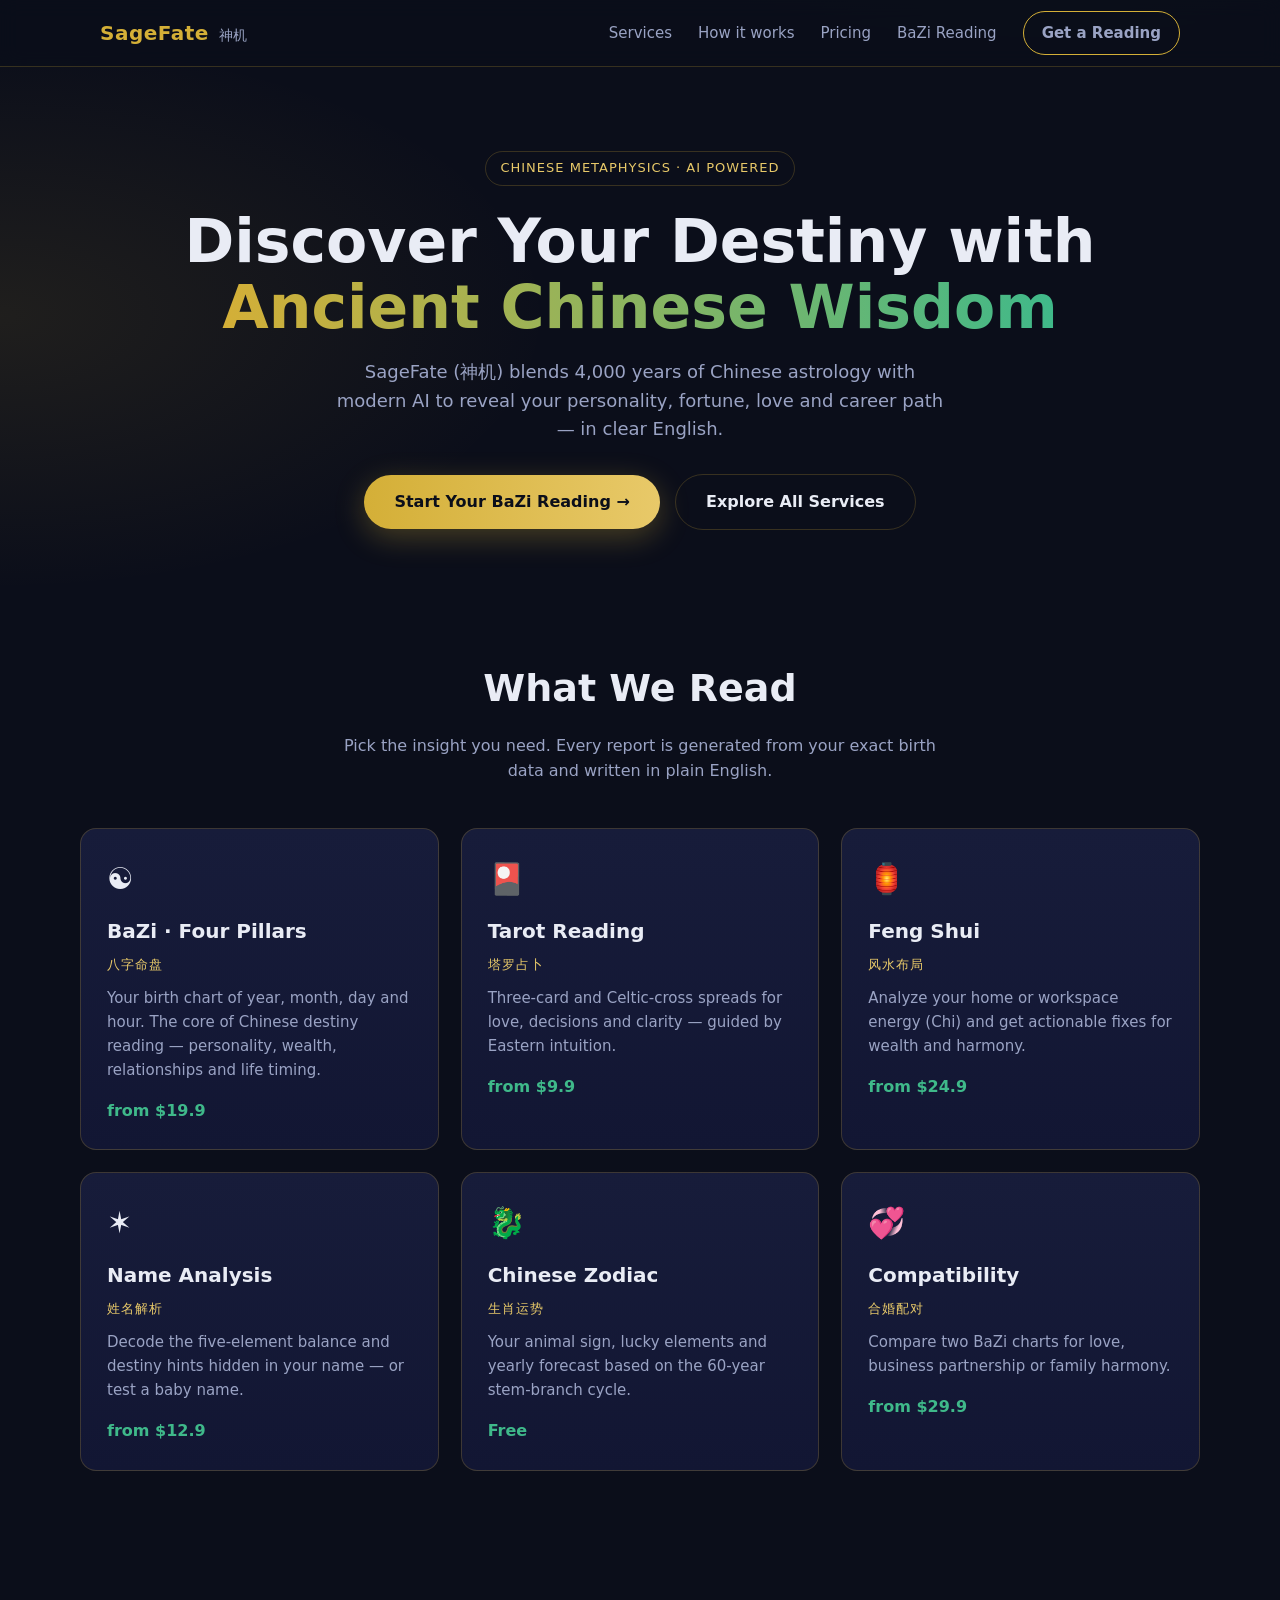
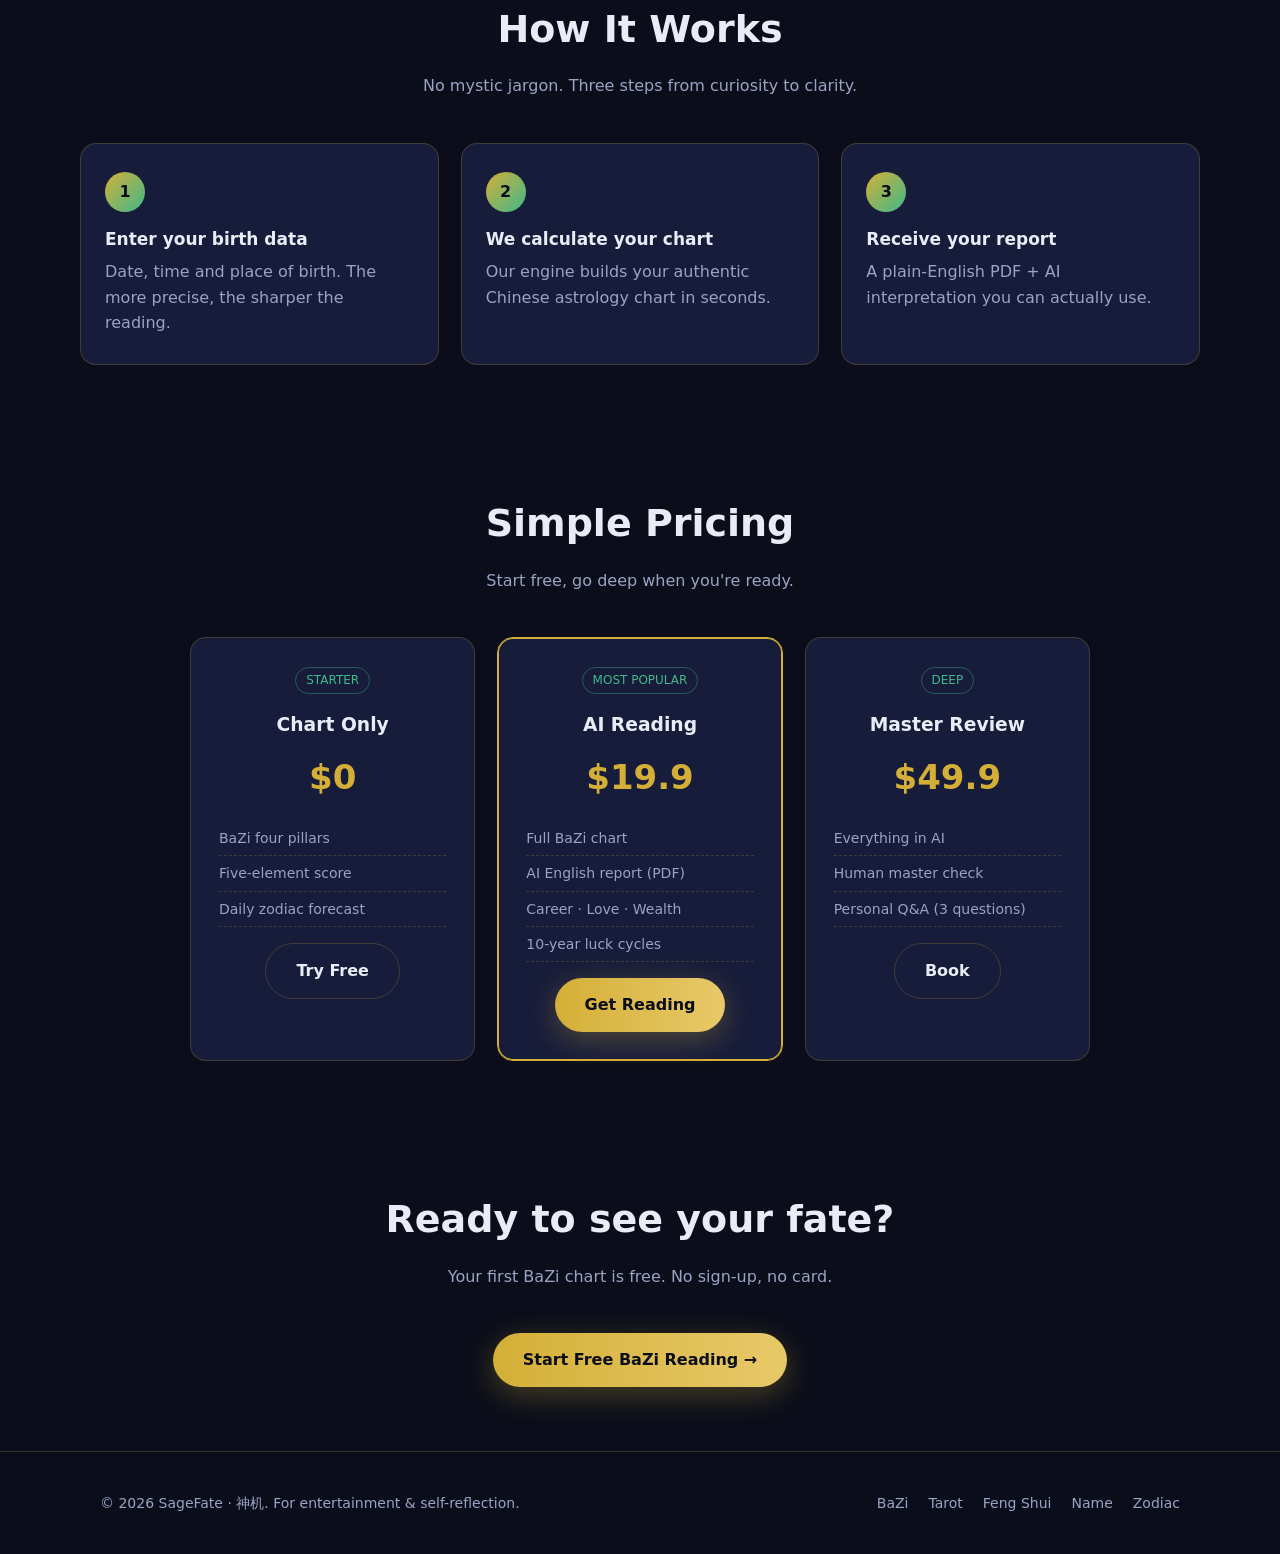
<file: index.html>
<!doctype html>
<html lang="en">
<head>
<meta charset="utf-8"/>
<meta name="viewport" content="width=device-width, initial-scale=1"/>
<title>SageFate — Chinese Destiny Reading & Fortune Telling</title>
<meta name="description" content="SageFate (神机) — authentic Chinese astrology, BaZi four-pillars reading, tarot, feng shui and name analysis. AI-powered destiny reports in English."/>
<link rel="stylesheet" href="css/style.css"/>
</head>
<body>

<header class="site">
  <div class="wrap nav">
    <div class="brand"><span class="en">SageFate</span><span class="cn">神机</span></div>
    <nav class="nav-links" id="navLinks">
      <a href="#services">Services</a>
      <a href="#how">How it works</a>
      <a href="#pricing">Pricing</a>
      <a href="bazi.html">BaZi Reading</a>
      <a href="#contact" class="nav-cta">Get a Reading</a>
    </nav>
    <button class="menu-btn" id="menuBtn" aria-label="menu">☰</button>
  </div>
</header>

<section class="hero wrap">
  <span class="eyebrow">CHINESE METAPHYSICS · AI POWERED</span>
  <h1>Discover Your Destiny with <span class="grad">Ancient Chinese Wisdom</span></h1>
  <p class="lead">SageFate (神机) blends 4,000 years of Chinese astrology with modern AI to reveal your personality, fortune, love and career path — in clear English.</p>
  <a href="bazi.html" class="btn btn-primary">Start Your BaZi Reading →</a>
  &nbsp;
  <a href="#services" class="btn btn-ghost">Explore All Services</a>
</section>

<section class="block wrap" id="services">
  <h2 class="section-title">What We Read</h2>
  <p class="section-sub">Pick the insight you need. Every report is generated from your exact birth data and written in plain English.</p>
  <div class="grid cols-3">

    <a class="card" href="bazi.html">
      <div class="ico">☯</div>
      <h3>BaZi · Four Pillars</h3>
      <div class="cn">八字命盘</div>
      <p>Your birth chart of year, month, day and hour. The core of Chinese destiny reading — personality, wealth, relationships and life timing.</p>
      <div class="price">from $19.9</div>
    </a>

    <a class="card" href="tarot.html">
      <div class="ico">🎴</div>
      <h3>Tarot Reading</h3>
      <div class="cn">塔罗占卜</div>
      <p>Three-card and Celtic-cross spreads for love, decisions and clarity — guided by Eastern intuition.</p>
      <div class="price">from $9.9</div>
    </a>

    <a class="card" href="fengshui.html">
      <div class="ico">🏮</div>
      <h3>Feng Shui</h3>
      <div class="cn">风水布局</div>
      <p>Analyze your home or workspace energy (Chi) and get actionable fixes for wealth and harmony.</p>
      <div class="price">from $24.9</div>
    </a>

    <a class="card" href="name.html">
      <div class="ico">✶</div>
      <h3>Name Analysis</h3>
      <div class="cn">姓名解析</div>
      <p>Decode the five-element balance and destiny hints hidden in your name — or test a baby name.</p>
      <div class="price">from $12.9</div>
    </a>

    <a class="card" href="zodiac.html">
      <div class="ico">🐉</div>
      <h3>Chinese Zodiac</h3>
      <div class="cn">生肖运势</div>
      <p>Your animal sign, lucky elements and yearly forecast based on the 60-year stem-branch cycle.</p>
      <div class="price">Free</div>
    </a>

    <a class="card" href="bazi.html">
      <div class="ico">💞</div>
      <h3>Compatibility</h3>
      <div class="cn">合婚配对</div>
      <p>Compare two BaZi charts for love, business partnership or family harmony.</p>
      <div class="price">from $29.9</div>
    </a>

  </div>
</section>

<section class="block wrap" id="how">
  <h2 class="section-title">How It Works</h2>
  <p class="section-sub">No mystic jargon. Three steps from curiosity to clarity.</p>
  <div class="steps">
    <div class="step"><div class="num">1</div><h4>Enter your birth data</h4><p class="muted">Date, time and place of birth. The more precise, the sharper the reading.</p></div>
    <div class="step"><div class="num">2</div><h4>We calculate your chart</h4><p class="muted">Our engine builds your authentic Chinese astrology chart in seconds.</p></div>
    <div class="step"><div class="num">3</div><h4>Receive your report</h4><p class="muted">A plain-English PDF + AI interpretation you can actually use.</p></div>
  </div>
</section>

<section class="block wrap" id="pricing">
  <h2 class="section-title">Simple Pricing</h2>
  <p class="section-sub">Start free, go deep when you're ready.</p>
  <div class="pricing">
    <div class="plan">
      <div class="tag">STARTER</div>
      <h3>Chart Only</h3>
      <div class="amt">$0</div>
      <ul>
        <li>BaZi four pillars</li>
        <li>Five-element score</li>
        <li>Daily zodiac forecast</li>
      </ul>
      <a href="bazi.html" class="btn btn-ghost">Try Free</a>
    </div>
    <div class="plan feature">
      <div class="tag">MOST POPULAR</div>
      <h3>AI Reading</h3>
      <div class="amt">$19.9</div>
      <ul>
        <li>Full BaZi chart</li>
        <li>AI English report (PDF)</li>
        <li>Career · Love · Wealth</li>
        <li>10-year luck cycles</li>
      </ul>
      <a href="bazi.html" class="btn btn-primary">Get Reading</a>
    </div>
    <div class="plan">
      <div class="tag">DEEP</div>
      <h3>Master Review</h3>
      <div class="amt">$49.9</div>
      <ul>
        <li>Everything in AI</li>
        <li>Human master check</li>
        <li>Personal Q&A (3 questions)</li>
      </ul>
      <a href="#contact" class="btn btn-ghost">Book</a>
    </div>
  </div>
</section>

<section class="block wrap" id="contact" style="text-align:center">
  <h2 class="section-title">Ready to see your fate?</h2>
  <p class="section-sub">Your first BaZi chart is free. No sign-up, no card.</p>
  <a href="bazi.html" class="btn btn-primary">Start Free BaZi Reading →</a>
</section>

<footer class="site">
  <div class="wrap foot-grid">
    <div>© <span id="yr"></span> SageFate · 神机. For entertainment & self-reflection.</div>
    <div class="foot-links">
      <a href="bazi.html">BaZi</a>
      <a href="tarot.html">Tarot</a>
      <a href="fengshui.html">Feng Shui</a>
      <a href="name.html">Name</a>
      <a href="zodiac.html">Zodiac</a>
    </div>
  </div>
</footer>

<script src="js/site.js"></script>
</body>
</html>
</file>
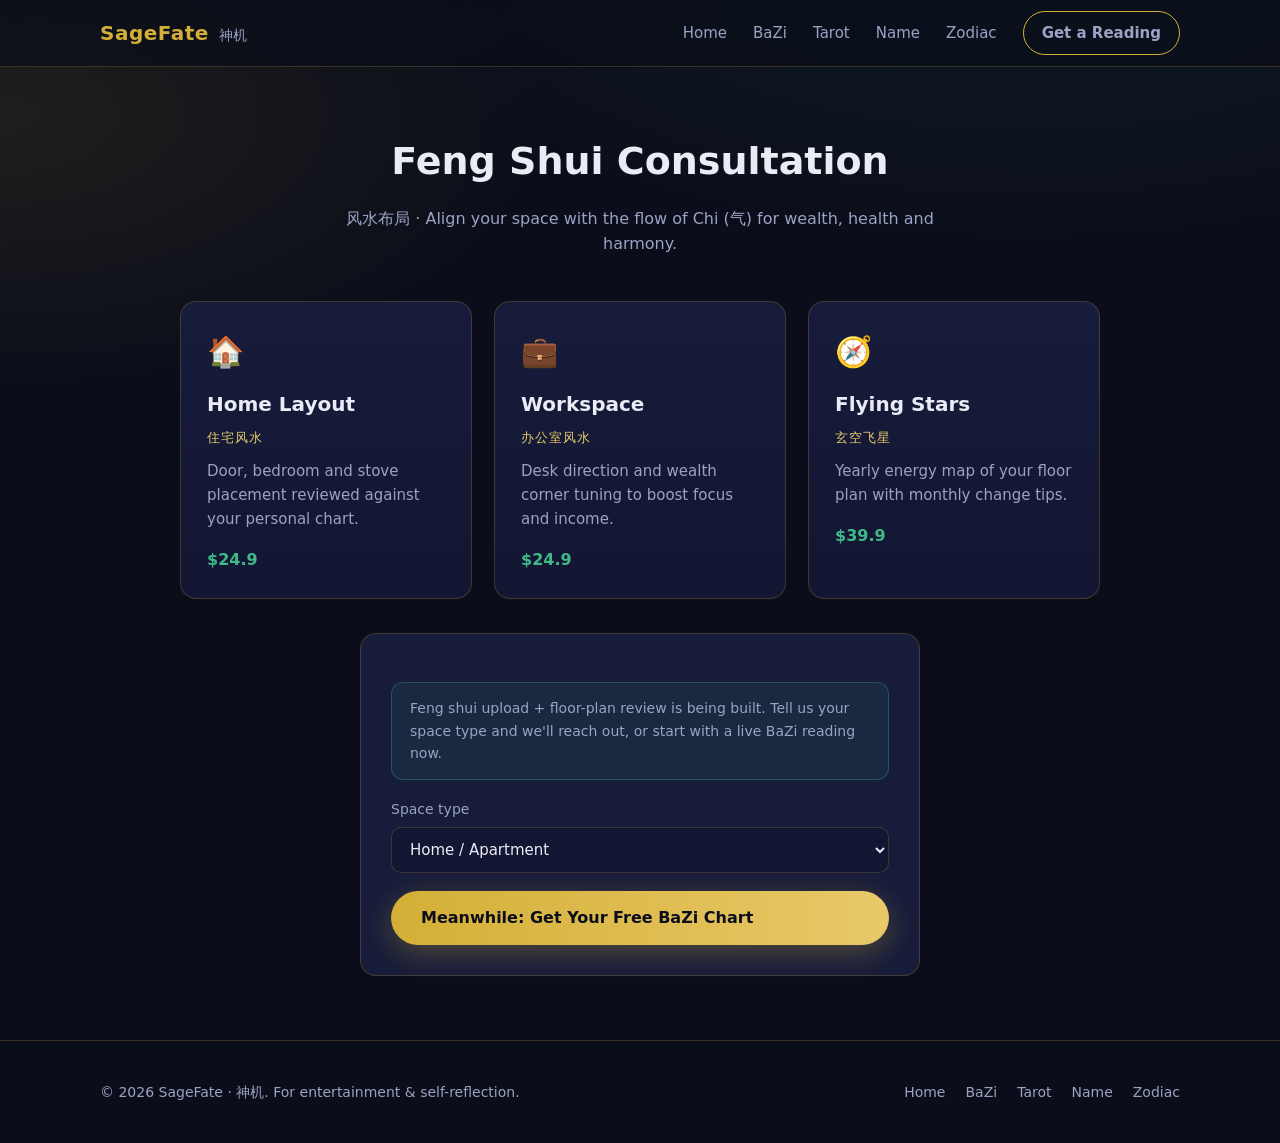
<file: fengshui.html>
<!doctype html>
<html lang="en">
<head>
<meta charset="utf-8"/>
<meta name="viewport" content="width=device-width, initial-scale=1"/>
<title>Feng Shui · SageFate 神机</title>
<meta name="description" content="Feng shui analysis of your home or workspace energy — actionable fixes for wealth, health and harmony."/>
<link rel="stylesheet" href="css/style.css"/>
</head>
<body>
<header class="site">
  <div class="wrap nav">
    <div class="brand"><span class="en">SageFate</span><span class="cn">神机</span></div>
    <nav class="nav-links" id="navLinks">
      <a href="index.html">Home</a>
      <a href="bazi.html">BaZi</a>
      <a href="tarot.html">Tarot</a>
      <a href="name.html">Name</a>
      <a href="zodiac.html">Zodiac</a>
      <a href="index.html#pricing" class="nav-cta">Get a Reading</a>
    </nav>
    <button class="menu-btn" id="menuBtn" aria-label="menu">☰</button>
  </div>
</header>

<section class="block wrap">
  <h2 class="section-title">Feng Shui Consultation</h2>
  <p class="section-sub">风水布局 · Align your space with the flow of Chi (气) for wealth, health and harmony.</p>
  <div class="grid cols-3" style="max-width:920px;margin:0 auto">
    <div class="card"><div class="ico">🏠</div><h3>Home Layout</h3><div class="cn">住宅风水</div><p>Door, bedroom and stove placement reviewed against your personal chart.</p><div class="price">$24.9</div></div>
    <div class="card"><div class="ico">💼</div><h3>Workspace</h3><div class="cn">办公室风水</div><p>Desk direction and wealth corner tuning to boost focus and income.</p><div class="price">$24.9</div></div>
    <div class="card"><div class="ico">🧭</div><h3>Flying Stars</h3><div class="cn">玄空飞星</div><p>Yearly energy map of your floor plan with monthly change tips.</p><div class="price">$39.9</div></div>
  </div>
  <div class="form-card" style="margin-top:34px">
    <div class="notice">Feng shui upload + floor-plan review is being built. Tell us your space type and we'll reach out, or start with a live BaZi reading now.</div>
    <div class="field"><label>Space type</label>
      <select><option>Home / Apartment</option><option>Home office</option><option>Shop / Store</option><option>Company office</option></select>
    </div>
    <a href="bazi.html" class="btn btn-primary" style="width:100%">Meanwhile: Get Your Free BaZi Chart</a>
  </div>
</section>

<footer class="site">
  <div class="wrap foot-grid">
    <div>© <span id="yr"></span> SageFate · 神机. For entertainment & self-reflection.</div>
    <div class="foot-links"><a href="index.html">Home</a><a href="bazi.html">BaZi</a><a href="tarot.html">Tarot</a><a href="name.html">Name</a><a href="zodiac.html">Zodiac</a></div>
  </div>
</footer>
<script src="js/site.js"></script>
</body>
</html>
</file>
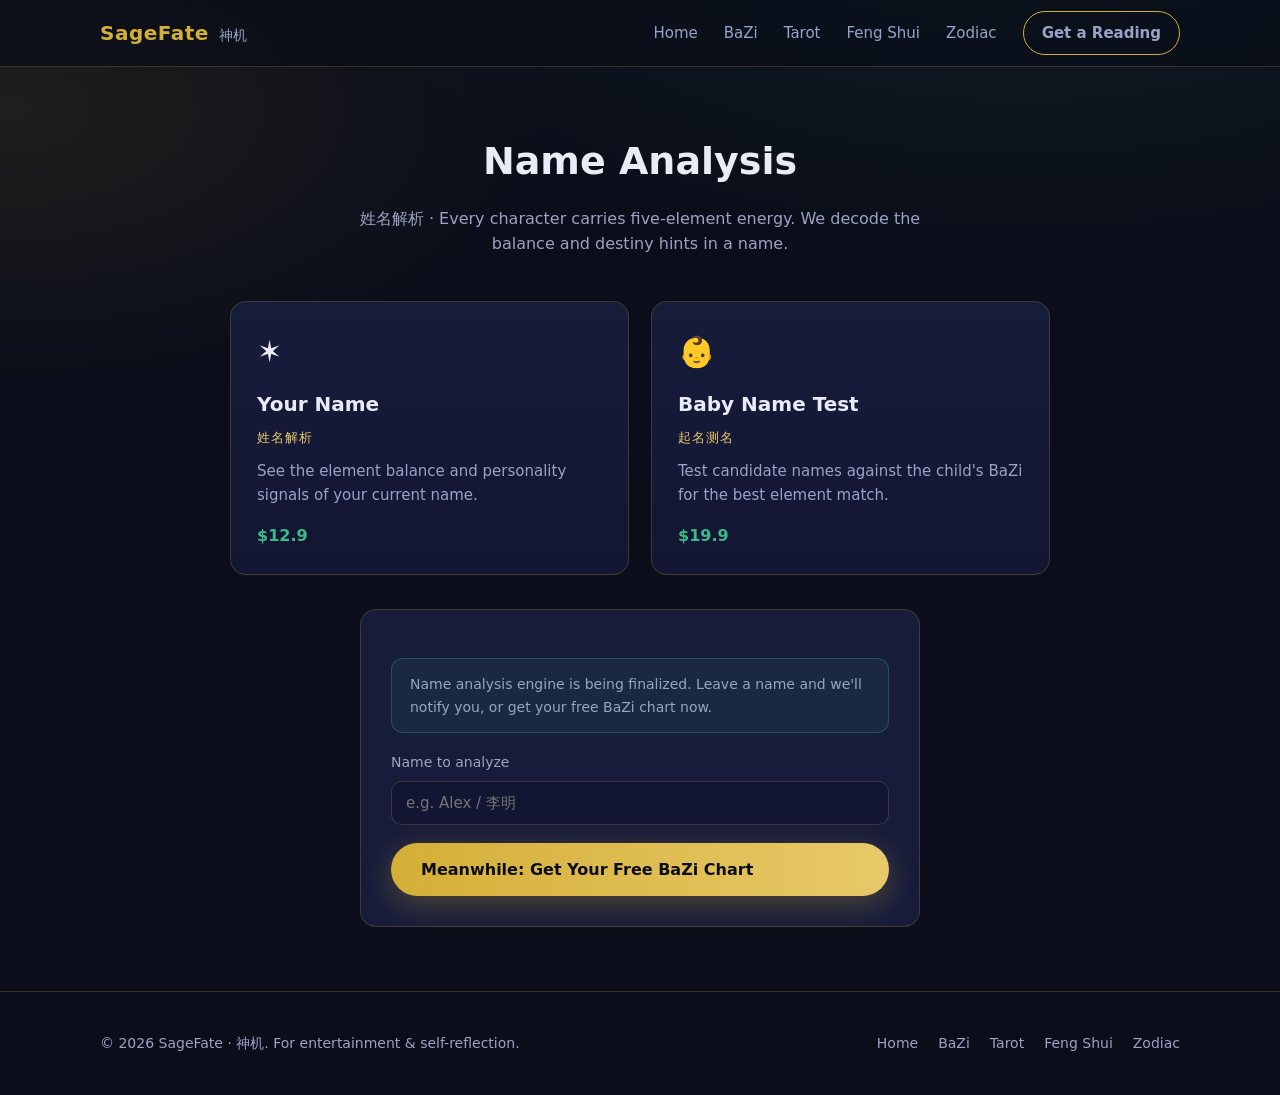
<file: name.html>
<!doctype html>
<html lang="en">
<head>
<meta charset="utf-8"/>
<meta name="viewport" content="width=device-width, initial-scale=1"/>
<title>Name Analysis · SageFate 神机</title>
<meta name="description" content="Chinese name analysis — decode the five-element balance and destiny hints in your name, or test a baby name."/>
<link rel="stylesheet" href="css/style.css"/>
</head>
<body>
<header class="site">
  <div class="wrap nav">
    <div class="brand"><span class="en">SageFate</span><span class="cn">神机</span></div>
    <nav class="nav-links" id="navLinks">
      <a href="index.html">Home</a>
      <a href="bazi.html">BaZi</a>
      <a href="tarot.html">Tarot</a>
      <a href="fengshui.html">Feng Shui</a>
      <a href="zodiac.html">Zodiac</a>
      <a href="index.html#pricing" class="nav-cta">Get a Reading</a>
    </nav>
    <button class="menu-btn" id="menuBtn" aria-label="menu">☰</button>
  </div>
</header>

<section class="block wrap">
  <h2 class="section-title">Name Analysis</h2>
  <p class="section-sub">姓名解析 · Every character carries five-element energy. We decode the balance and destiny hints in a name.</p>
  <div class="grid cols-2" style="max-width:820px;margin:0 auto">
    <div class="card"><div class="ico">✶</div><h3>Your Name</h3><div class="cn">姓名解析</div><p>See the element balance and personality signals of your current name.</p><div class="price">$12.9</div></div>
    <div class="card"><div class="ico">👶</div><h3>Baby Name Test</h3><div class="cn">起名测名</div><p>Test candidate names against the child's BaZi for the best element match.</p><div class="price">$19.9</div></div>
  </div>
  <div class="form-card" style="margin-top:34px">
    <div class="notice">Name analysis engine is being finalized. Leave a name and we'll notify you, or get your free BaZi chart now.</div>
    <div class="field"><label>Name to analyze</label><input type="text" placeholder="e.g. Alex / 李明"/></div>
    <a href="bazi.html" class="btn btn-primary" style="width:100%">Meanwhile: Get Your Free BaZi Chart</a>
  </div>
</section>

<footer class="site">
  <div class="wrap foot-grid">
    <div>© <span id="yr"></span> SageFate · 神机. For entertainment & self-reflection.</div>
    <div class="foot-links"><a href="index.html">Home</a><a href="bazi.html">BaZi</a><a href="tarot.html">Tarot</a><a href="fengshui.html">Feng Shui</a><a href="zodiac.html">Zodiac</a></div>
  </div>
</footer>
<script src="js/site.js"></script>
</body>
</html>
</file>
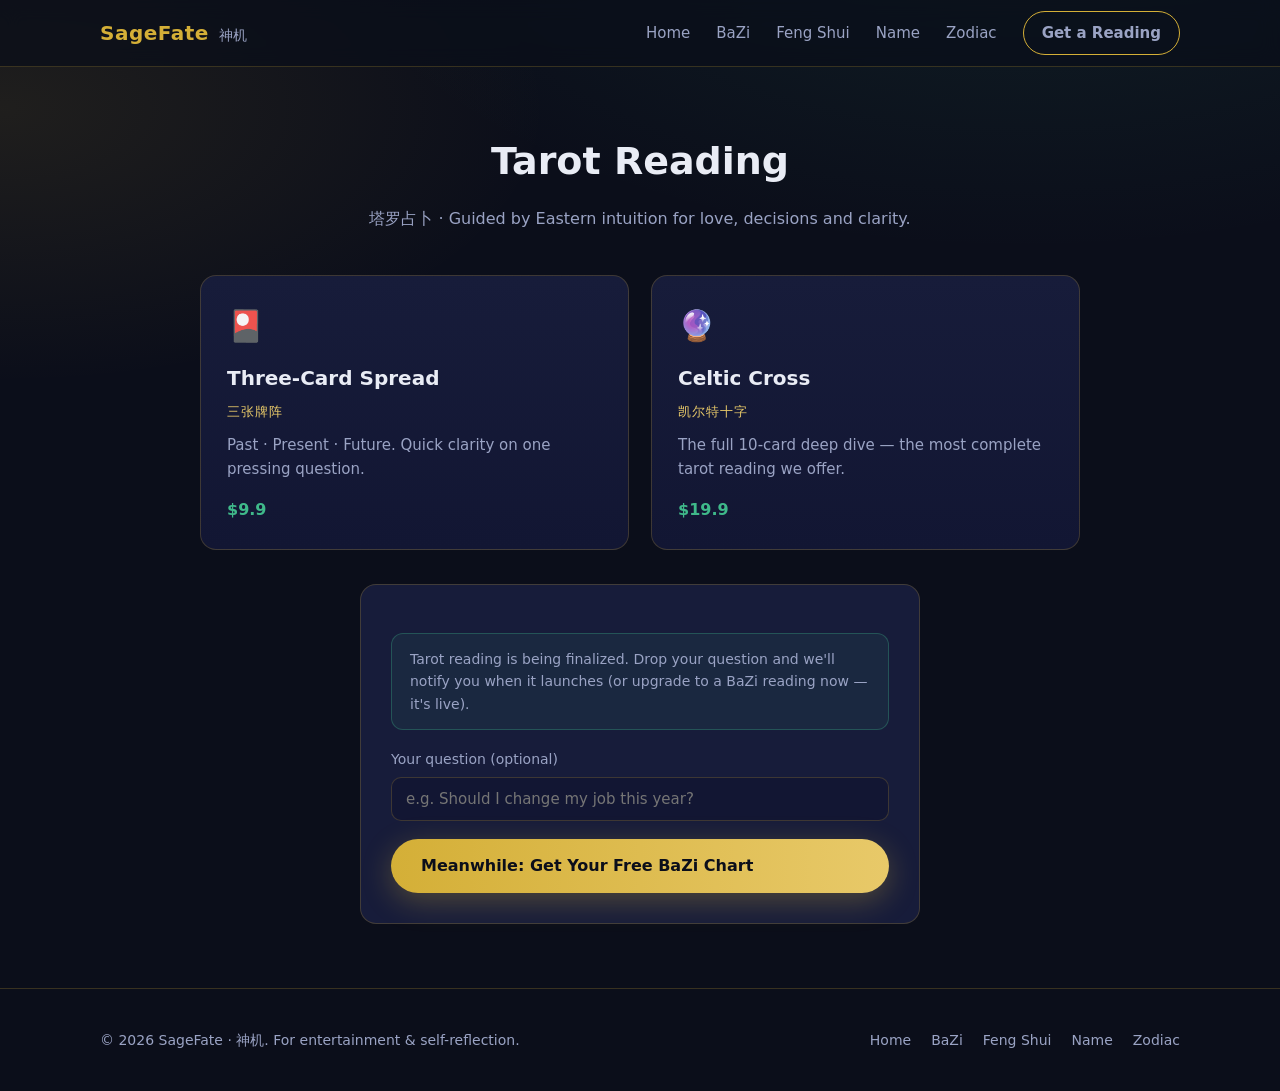
<file: tarot.html>
<!doctype html>
<html lang="en">
<head>
<meta charset="utf-8"/>
<meta name="viewport" content="width=device-width, initial-scale=1"/>
<title>Tarot Reading · SageFate 神机</title>
<meta name="description" content="Tarot reading with Eastern intuition — three-card and Celtic-cross spreads for love, decisions and clarity."/>
<link rel="stylesheet" href="css/style.css"/>
</head>
<body>
<header class="site">
  <div class="wrap nav">
    <div class="brand"><span class="en">SageFate</span><span class="cn">神机</span></div>
    <nav class="nav-links" id="navLinks">
      <a href="index.html">Home</a>
      <a href="bazi.html">BaZi</a>
      <a href="fengshui.html">Feng Shui</a>
      <a href="name.html">Name</a>
      <a href="zodiac.html">Zodiac</a>
      <a href="index.html#pricing" class="nav-cta">Get a Reading</a>
    </nav>
    <button class="menu-btn" id="menuBtn" aria-label="menu">☰</button>
  </div>
</header>

<section class="block wrap">
  <h2 class="section-title">Tarot Reading</h2>
  <p class="section-sub">塔罗占卜 · Guided by Eastern intuition for love, decisions and clarity.</p>
  <div class="grid cols-2" style="max-width:880px;margin:0 auto">
    <div class="card">
      <div class="ico">🎴</div><h3>Three-Card Spread</h3>
      <div class="cn">三张牌阵</div>
      <p>Past · Present · Future. Quick clarity on one pressing question.</p>
      <div class="price">$9.9</div>
    </div>
    <div class="card">
      <div class="ico">🔮</div><h3>Celtic Cross</h3>
      <div class="cn">凯尔特十字</div>
      <p>The full 10-card deep dive — the most complete tarot reading we offer.</p>
      <div class="price">$19.9</div>
    </div>
  </div>
  <div class="form-card" style="margin-top:34px">
    <div class="notice">Tarot reading is being finalized. Drop your question and we'll notify you when it launches (or upgrade to a BaZi reading now — it's live).</div>
    <div class="field"><label>Your question (optional)</label><input type="text" placeholder="e.g. Should I change my job this year?"/></div>
    <a href="bazi.html" class="btn btn-primary" style="width:100%">Meanwhile: Get Your Free BaZi Chart</a>
  </div>
</section>

<footer class="site">
  <div class="wrap foot-grid">
    <div>© <span id="yr"></span> SageFate · 神机. For entertainment & self-reflection.</div>
    <div class="foot-links"><a href="index.html">Home</a><a href="bazi.html">BaZi</a><a href="fengshui.html">Feng Shui</a><a href="name.html">Name</a><a href="zodiac.html">Zodiac</a></div>
  </div>
</footer>
<script src="js/site.js"></script>
</body>
</html>
</file>
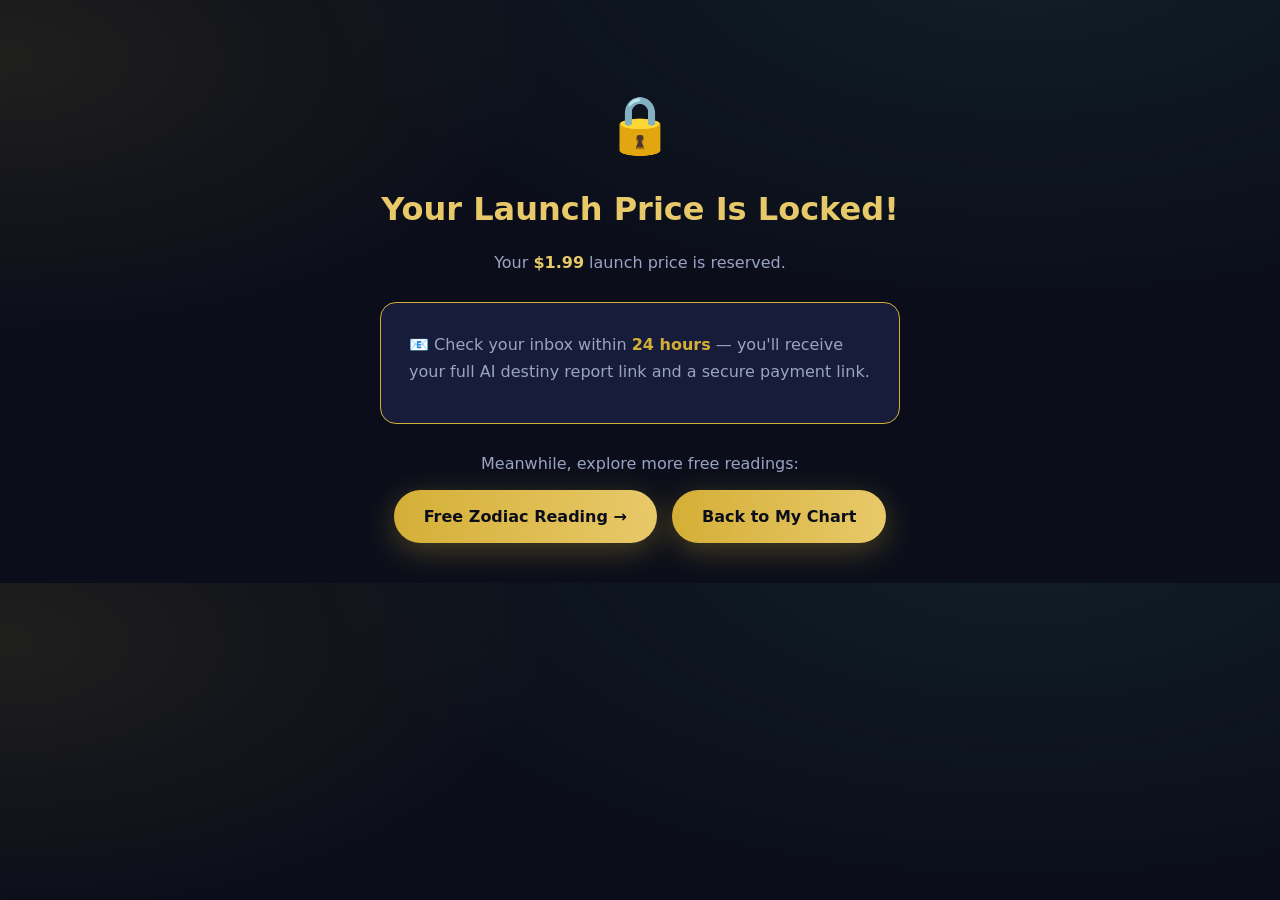
<file: thanks.html>
<!DOCTYPE html>
<html lang="en">
<head>
<meta charset="UTF-8"/>
<meta name="viewport" content="width=device-width, initial-scale=1.0"/>
<title>Payment Received — SageFate 神机</title>
<meta name="robots" content="noindex"/>
<link rel="stylesheet" href="css/style.css"/>
<style>
.ty-wrap{max-width:560px;margin:80px auto 40px;text-align:center;padding:0 20px}
.ty-icon{font-size:56px;margin-bottom:14px}
.ty-wrap h1{color:var(--gold-soft);margin-bottom:14px}
.ty-wrap p{color:var(--muted);margin-bottom:12px;line-height:1.7}
.ty-box{background:var(--panel);border:1px solid var(--gold);border-radius:var(--radius);padding:28px;margin-top:26px;text-align:left}
.ty-box strong{color:var(--gold)}
.ty-box p{margin-bottom:10px}
</style>
</head>
<body>
<div class="ty-wrap">
  <div class="ty-icon" id="tyIcon">✅</div>
  <h1 id="tyTitle">Payment Received!</h1>
  <p id="tyLead">Thanks for your <strong style="color:var(--gold-soft)">$1.99</strong> — your Full AI BaZi Report is on its way.</p>
  <div class="ty-box" id="tyBox">
    <p>📧 We'll email your full AI destiny report to the address on your PayPal payment within <strong>24 hours</strong>.</p>
    <p>If you haven't shared your birth details yet, just <strong>reply to the PayPal receipt</strong> or email <strong>brandpartner@qq.com</strong> with your date, time and gender of birth — and we'll generate your personalized report.</p>
  </div>
  <p style="margin-top:26px">Meanwhile, explore more free readings:</p>
  <a class="btn btn-primary" href="zodiac.html">Free Zodiac Reading →</a>
  <a class="btn btn-primary" href="bazi.html" style="margin-left:10px">Back to My Chart</a>
</div>
<script>
document.addEventListener('DOMContentLoaded',function(){
  var paid=new URLSearchParams(location.search).get('paid');
  if(paid!=='1'){
    document.getElementById('tyIcon').textContent='🔒';
    document.getElementById('tyTitle').textContent='Your Launch Price Is Locked!';
    document.getElementById('tyLead').innerHTML='Your <strong style="color:var(--gold-soft)">$1.99</strong> launch price is reserved.';
    document.getElementById('tyBox').innerHTML='<p>📧 Check your inbox within <strong>24 hours</strong> — you\'ll receive your full AI destiny report link and a secure payment link.</p>';
  }
});
</script>
</body>
</html>
</file>
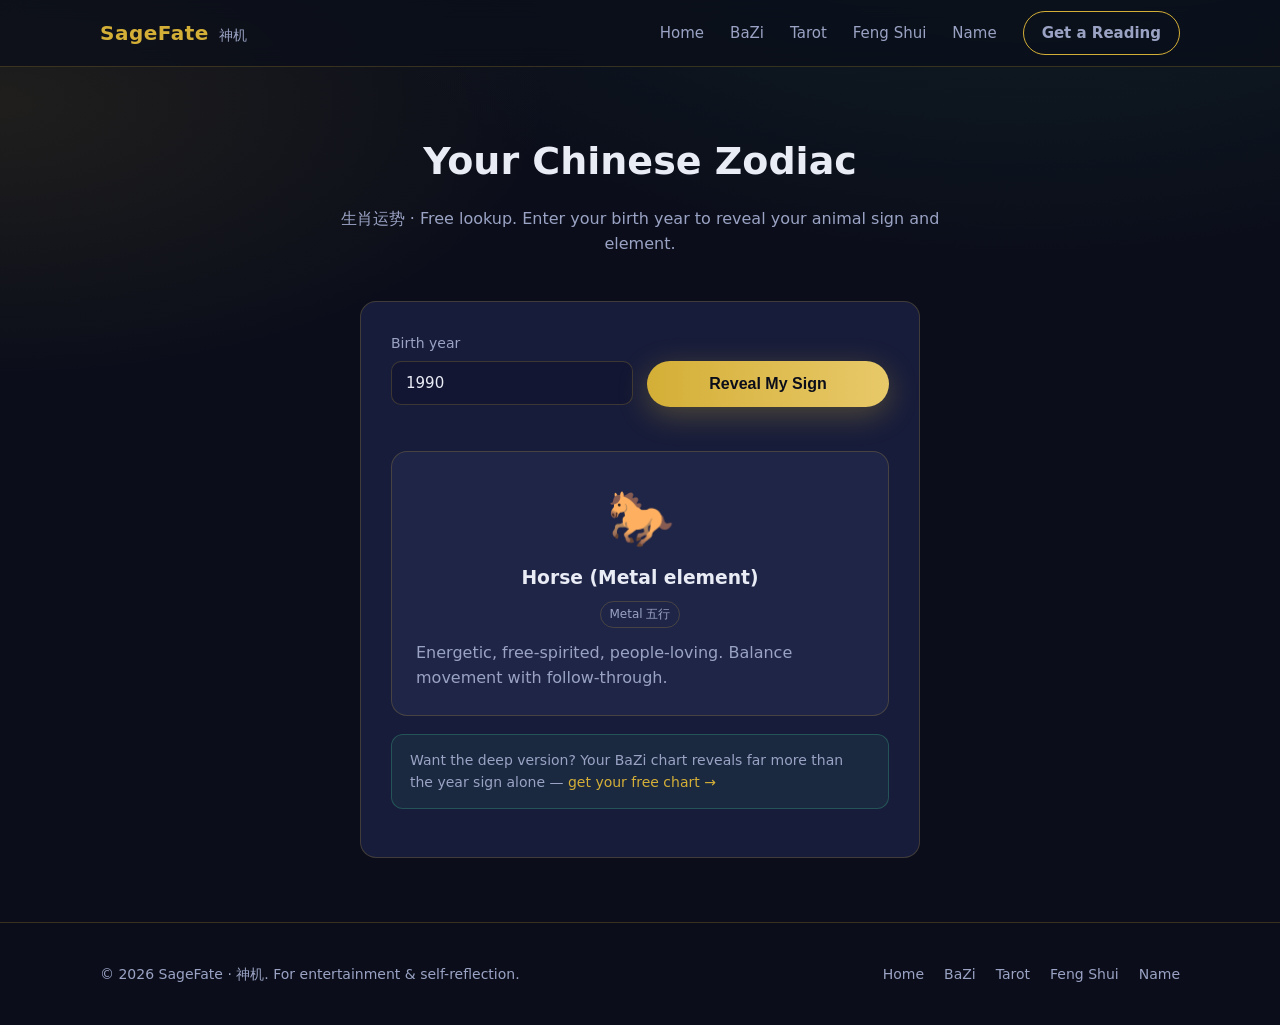
<file: zodiac.html>
<!doctype html>
<html lang="en">
<head>
<meta charset="utf-8"/>
<meta name="viewport" content="width=device-width, initial-scale=1"/>
<title>Chinese Zodiac · SageFate 神机</title>
<meta name="description" content="Find your Chinese zodiac animal, lucky elements and yearly forecast based on the 60-year stem-branch cycle."/>
<link rel="stylesheet" href="css/style.css"/>
</head>
<body>
<header class="site">
  <div class="wrap nav">
    <div class="brand"><span class="en">SageFate</span><span class="cn">神机</span></div>
    <nav class="nav-links" id="navLinks">
      <a href="index.html">Home</a>
      <a href="bazi.html">BaZi</a>
      <a href="tarot.html">Tarot</a>
      <a href="fengshui.html">Feng Shui</a>
      <a href="name.html">Name</a>
      <a href="index.html#pricing" class="nav-cta">Get a Reading</a>
    </nav>
    <button class="menu-btn" id="menuBtn" aria-label="menu">☰</button>
  </div>
</header>

<section class="block wrap">
  <h2 class="section-title">Your Chinese Zodiac</h2>
  <p class="section-sub">生肖运势 · Free lookup. Enter your birth year to reveal your animal sign and element.</p>
  <div class="form-card">
    <div class="row2">
      <div class="field"><label>Birth year</label><input type="number" id="zyear" min="1900" max="2026" value="1990"/></div>
      <div class="field"><label>&nbsp;</label><button class="btn btn-primary" id="zbtn" style="width:100%">Reveal My Sign</button></div>
    </div>
    <div class="result" id="zresult">
      <div style="font-size:54px;text-align:center" id="zemoji">🐎</div>
      <h3 style="text-align:center" id="zname">—</h3>
      <div class="wuxing-bar" id="zelem" style="justify-content:center"></div>
      <p class="muted" id="zdesc" style="margin-top:12px"></p>
    </div>
    <div class="notice" style="margin-top:18px">Want the deep version? Your BaZi chart reveals far more than the year sign alone — <a href="bazi.html" class="gold">get your free chart →</a></div>
  </div>
</section>

<footer class="site">
  <div class="wrap foot-grid">
    <div>© <span id="yr"></span> SageFate · 神机. For entertainment & self-reflection.</div>
    <div class="foot-links"><a href="index.html">Home</a><a href="bazi.html">BaZi</a><a href="tarot.html">Tarot</a><a href="fengshui.html">Feng Shui</a><a href="name.html">Name</a></div>
  </div>
</footer>
<script src="js/site.js"></script>
<script>
(function(){
  var animals=[['Rat','🐀'],['Ox','🐂'],['Tiger','🐅'],['Rabbit','🐇'],['Dragon','🐉'],['Snake','🐍'],['Horse','🐎'],['Goat','🐐'],['Monkey','🐒'],['Rooster','🐓'],['Dog','🐕'],['Pig','🐖']];
  var elements=['Wood','Wood','Fire','Fire','Earth','Earth','Metal','Metal','Water','Water'];
  var desc={
    'Rat':'Quick, resourceful and charming. Strong in wealth cycles, watch impulse spending.',
    'Ox':'Steady, reliable, hard-working. Builds lasting security; avoid stubbornness.',
    'Tiger':'Brave, charismatic, a natural leader. High peaks and risky valleys alike.',
    'Rabbit':'Gentle, diplomatic, lucky in relationships. Protect your peace.',
    'Dragon':'Confident, visionary, born to stand out. Channel ego into impact.',
    'Snake':'Wise, intuitive, quietly powerful. Trust your insight over noise.',
    'Horse':'Energetic, free-spirited, people-loving. Balance movement with follow-through.',
    'Goat':'Creative, kind, sensitive. Thrive with calm support around you.',
    'Monkey':'Clever, witty, endlessly adaptable. Your edge is solving the unsolvable.',
    'Rooster':'Precise, bold, detail-driven. Shine by delivering what others miss.',
    'Dog':'Loyal, just, protective. Wealth follows trust you earn.',
    'Pig':'Generous, optimistic, fortunate. Enjoy life, keep a savings buffer.'
  };
  function go(){
    var y=+document.getElementById('zyear').value; if(!y) return;
    // Chinese zodiac year starts at 立春 (~Feb 4); for a free lookup we use the common Jan-1 mapping.
    var idx=(y-4)%12; if(idx<0) idx+=12;
    var a=animals[idx]; var el=elements[idx];
    document.getElementById('zemoji').textContent=a[1];
    document.getElementById('zname').textContent=a[0]+' ('+el+' element)';
    document.getElementById('zelem').innerHTML='<span>'+el+' 五行</span>';
    document.getElementById('zdesc').textContent=desc[a[0]];
    document.getElementById('zresult').classList.add('show');
  }
  document.getElementById('zbtn').addEventListener('click',go);
  go();
})();
</script>
</body>
</html>
</file>
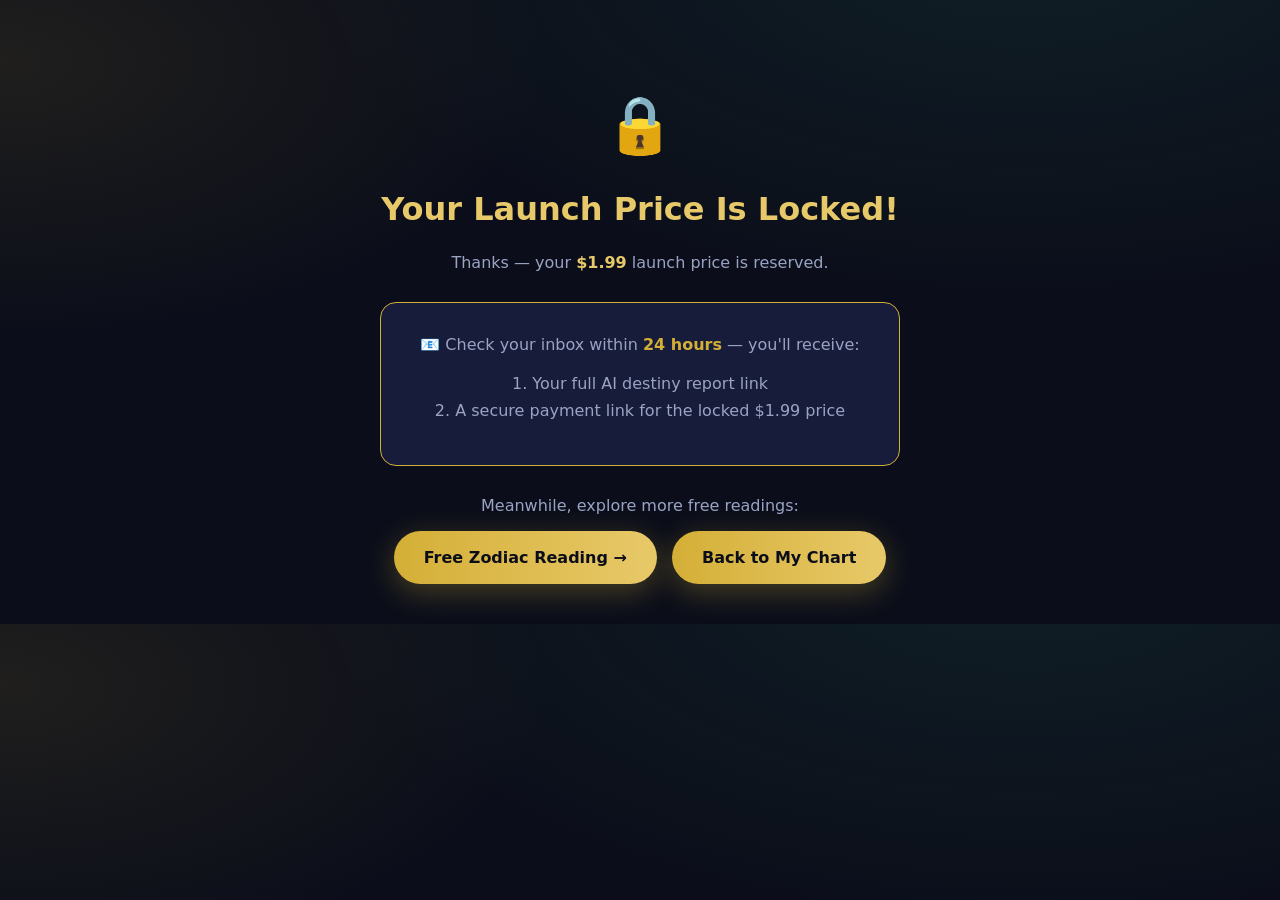
<file: versions/v1.1.0/thanks.html>
<!DOCTYPE html>
<html lang="en">
<head>
<meta charset="UTF-8"/>
<meta name="viewport" content="width=device-width, initial-scale=1.0"/>
<title>Price Locked — SageFate 神机</title>
<meta name="robots" content="noindex"/>
<link rel="stylesheet" href="css/style.css"/>
<style>
.ty-wrap{max-width:560px;margin:80px auto 40px;text-align:center;padding:0 20px}
.ty-icon{font-size:56px;margin-bottom:14px}
.ty-wrap h1{color:var(--gold-soft);margin-bottom:14px}
.ty-wrap p{color:var(--muted);margin-bottom:12px;line-height:1.7}
.ty-box{background:var(--panel);border:1px solid var(--gold);border-radius:var(--radius);padding:28px;margin-top:26px}
.ty-box strong{color:var(--gold)}
</style>
</head>
<body>
<div class="ty-wrap">
  <div class="ty-icon">🔒</div>
  <h1>Your Launch Price Is Locked!</h1>
  <p>Thanks — your <strong style="color:var(--gold-soft)">$1.99</strong> launch price is reserved.</p>
  <div class="ty-box">
    <p>📧 Check your inbox within <strong>24 hours</strong> — you'll receive:</p>
    <p>1. Your full AI destiny report link<br/>2. A secure payment link for the locked $1.99 price</p>
  </div>
  <p style="margin-top:26px">Meanwhile, explore more free readings:</p>
  <a class="btn btn-primary" href="zodiac.html">Free Zodiac Reading →</a>
  <a class="btn btn-primary" href="bazi.html" style="margin-left:10px">Back to My Chart</a>
</div>
<script>document.addEventListener('DOMContentLoaded',function(){var y=document.getElementById('yr');});</script>
</body>
</html>
</file>
<file: css/style.css>
/* ===== SageFate / 神机 — global styles ===== */
:root{
  --bg:#0b0e1a;
  --bg-soft:#121633;
  --panel:#171c3a;
  --panel-2:#1f2547;
  --gold:#d4af37;
  --gold-soft:#e8c969;
  --jade:#3fb98a;
  --ink:#e9ecf5;
  --muted:#9aa3c4;
  --line:rgba(212,175,55,.22);
  --radius:16px;
  --maxw:1120px;
  --font: "Segoe UI", "PingFang SC", "Microsoft YaHei", system-ui, -apple-system, Roboto, Helvetica, Arial, sans-serif;
}
*{box-sizing:border-box;margin:0;padding:0}
html{scroll-behavior:smooth}
body{
  font-family:var(--font);
  background:
    radial-gradient(1200px 600px at 80% -10%, rgba(63,185,138,.10), transparent 60%),
    radial-gradient(1000px 500px at 0% 10%, rgba(212,175,55,.10), transparent 55%),
    var(--bg);
  color:var(--ink);
  line-height:1.6;
  -webkit-font-smoothing:antialiased;
}
a{color:inherit;text-decoration:none}
.wrap{max-width:var(--maxw);margin:0 auto;padding:0 20px}
.muted{color:var(--muted)}
.gold{color:var(--gold)}
.jade{color:var(--jade)}

/* header */
header.site{
  position:sticky;top:0;z-index:50;
  backdrop-filter:blur(10px);
  background:rgba(11,14,26,.72);
  border-bottom:1px solid var(--line);
}
.nav{display:flex;align-items:center;justify-content:space-between;height:66px}
.brand{display:flex;align-items:baseline;gap:10px;font-weight:700;font-size:20px;letter-spacing:.5px}
.brand .en{color:var(--gold)}
.brand .cn{color:var(--muted);font-size:14px;font-weight:500}
.nav-links{display:flex;gap:26px;align-items:center}
.nav-links a{color:var(--muted);font-size:15px;transition:color .2s}
.nav-links a:hover{color:var(--ink)}
.nav-cta{
  border:1px solid var(--gold);color:var(--gold);
  padding:9px 18px;border-radius:999px;font-weight:600;font-size:14px;
  transition:all .2s;
}
.nav-cta:hover{background:var(--gold);color:#0b0e1a}
.menu-btn{display:none;background:none;border:0;color:var(--ink);font-size:26px;cursor:pointer}

/* hero */
.hero{padding:84px 0 64px;text-align:center}
.hero .eyebrow{
  display:inline-block;border:1px solid var(--line);color:var(--gold-soft);
  padding:6px 14px;border-radius:999px;font-size:13px;letter-spacing:1px;margin-bottom:22px;
}
.hero h1{font-size:clamp(34px,6vw,60px);line-height:1.1;font-weight:800;margin-bottom:18px}
.hero h1 .grad{
  background:linear-gradient(90deg,var(--gold),var(--jade));
  -webkit-background-clip:text;background-clip:text;color:transparent;
}
.hero p.lead{max-width:620px;margin:0 auto 30px;color:var(--muted);font-size:18px}
.btn{
  display:inline-block;cursor:pointer;border:0;border-radius:999px;
  padding:14px 30px;font-size:16px;font-weight:700;transition:transform .15s, box-shadow .2s;
}
.btn-primary{background:linear-gradient(90deg,var(--gold),var(--gold-soft));color:#0b0e1a;box-shadow:0 8px 30px rgba(212,175,55,.30)}
.btn-primary:hover{transform:translateY(-2px);box-shadow:0 12px 36px rgba(212,175,55,.42)}
.btn-ghost{border:1px solid var(--line);color:var(--ink);background:transparent}
.btn-ghost:hover{border-color:var(--gold);color:var(--gold)}

/* sections */
section.block{padding:64px 0}
.section-title{text-align:center;margin-bottom:14px;font-size:clamp(26px,4vw,38px);font-weight:800}
.section-sub{text-align:center;color:var(--muted);max-width:620px;margin:0 auto 44px}

/* category cards */
.grid{display:grid;gap:22px}
.grid.cols-3{grid-template-columns:repeat(3,1fr)}
.grid.cols-2{grid-template-columns:repeat(2,1fr)}
.card{
  background:linear-gradient(180deg,var(--panel),var(--bg-soft));
  border:1px solid var(--line);border-radius:var(--radius);padding:26px;
  transition:transform .18s, border-color .18s;
}
.card:hover{transform:translateY(-4px);border-color:var(--gold)}
.card .ico{font-size:30px;margin-bottom:12px}
.card h3{font-size:20px;margin-bottom:8px}
.card .cn{color:var(--gold-soft);font-size:13px;margin-bottom:10px;letter-spacing:1px}
.card p{color:var(--muted);font-size:15px}
.card .price{margin-top:16px;color:var(--jade);font-weight:700}

/* steps */
.steps{display:grid;grid-template-columns:repeat(3,1fr);gap:22px;counter-reset:step}
.step{position:relative;background:var(--panel);border:1px solid var(--line);border-radius:var(--radius);padding:28px 24px}
.step .num{
  width:40px;height:40px;border-radius:50%;display:grid;place-items:center;
  background:linear-gradient(135deg,var(--gold),var(--jade));color:#0b0e1a;font-weight:800;margin-bottom:14px;
}
.step h4{font-size:17px;margin-bottom:6px}

/* form */
.form-card{max-width:560px;margin:0 auto;background:var(--panel);border:1px solid var(--line);border-radius:var(--radius);padding:30px}
.field{margin-bottom:18px}
.field label{display:block;font-size:14px;color:var(--muted);margin-bottom:7px}
.field input,.field select{
  width:100%;padding:12px 14px;border-radius:10px;border:1px solid var(--line);
  background:var(--bg-soft);color:var(--ink);font-size:15px;font-family:inherit;
}
.field input:focus,.field select:focus{outline:none;border-color:var(--gold)}
.row2{display:grid;grid-template-columns:1fr 1fr;gap:14px}

/* result */
.result{margin-top:26px;background:var(--panel-2);border:1px solid var(--line);border-radius:var(--radius);padding:24px;display:none}
.result.show{display:block;animation:fade .4s ease}
@keyframes fade{from{opacity:0;transform:translateY(8px)}to{opacity:1;transform:none}}
.pillars{display:grid;grid-template-columns:repeat(4,1fr);gap:12px;margin:18px 0}
.pillar{background:var(--bg-soft);border:1px solid var(--line);border-radius:12px;padding:14px;text-align:center}
.pillar .lab{font-size:12px;color:var(--muted);letter-spacing:1px}
.pillar .gz{font-size:26px;font-weight:800;margin:6px 0;color:var(--gold-soft)}
.pillar .wx{font-size:13px;color:var(--jade)}
.wuxing-bar{display:flex;gap:6px;flex-wrap:wrap;margin:8px 0 4px}
.wuxing-bar span{font-size:12px;padding:3px 9px;border-radius:999px;border:1px solid var(--line);color:var(--muted)}

/* footer */
footer.site{border-top:1px solid var(--line);padding:40px 0;color:var(--muted);font-size:14px}
.foot-grid{display:flex;justify-content:space-between;flex-wrap:wrap;gap:20px;align-items:center}
.foot-links{display:flex;gap:20px;flex-wrap:wrap}
.foot-links a:hover{color:var(--gold)}

/* misc */
.tag{display:inline-block;font-size:12px;color:var(--jade);border:1px solid rgba(63,185,138,.4);padding:3px 10px;border-radius:999px;margin-bottom:16px}
.notice{background:rgba(63,185,138,.08);border:1px solid rgba(63,185,138,.3);border-radius:12px;padding:14px 18px;color:var(--muted);font-size:14px;margin:18px 0}
.pricing{display:grid;grid-template-columns:repeat(3,1fr);gap:22px;max-width:900px;margin:0 auto}
.plan{background:var(--panel);border:1px solid var(--line);border-radius:var(--radius);padding:28px;text-align:center}
.plan.feature{border-color:var(--gold);box-shadow:0 0 0 1px var(--gold) inset}
.plan .amt{font-size:34px;font-weight:800;color:var(--gold);margin:10px 0}
.plan ul{list-style:none;text-align:left;margin:16px 0;color:var(--muted);font-size:14px}
.plan li{padding:6px 0;border-bottom:1px dashed var(--line)}

@media (max-width:860px){
  .nav-links{display:none}
  .menu-btn{display:block}
  .grid.cols-3,.grid.cols-2,.steps,.pricing{grid-template-columns:1fr}
  .pillars{grid-template-columns:repeat(2,1fr)}
  .row2{grid-template-columns:1fr}
  .nav-links.open{display:flex;position:absolute;top:66px;left:0;right:0;flex-direction:column;background:var(--bg-soft);padding:18px 20px;border-bottom:1px solid var(--line);gap:14px}
}
</file>
<file: versions/v1.1.0/css/style.css>
/* ===== SageFate / 神机 — global styles ===== */
:root{
  --bg:#0b0e1a;
  --bg-soft:#121633;
  --panel:#171c3a;
  --panel-2:#1f2547;
  --gold:#d4af37;
  --gold-soft:#e8c969;
  --jade:#3fb98a;
  --ink:#e9ecf5;
  --muted:#9aa3c4;
  --line:rgba(212,175,55,.22);
  --radius:16px;
  --maxw:1120px;
  --font: "Segoe UI", "PingFang SC", "Microsoft YaHei", system-ui, -apple-system, Roboto, Helvetica, Arial, sans-serif;
}
*{box-sizing:border-box;margin:0;padding:0}
html{scroll-behavior:smooth}
body{
  font-family:var(--font);
  background:
    radial-gradient(1200px 600px at 80% -10%, rgba(63,185,138,.10), transparent 60%),
    radial-gradient(1000px 500px at 0% 10%, rgba(212,175,55,.10), transparent 55%),
    var(--bg);
  color:var(--ink);
  line-height:1.6;
  -webkit-font-smoothing:antialiased;
}
a{color:inherit;text-decoration:none}
.wrap{max-width:var(--maxw);margin:0 auto;padding:0 20px}
.muted{color:var(--muted)}
.gold{color:var(--gold)}
.jade{color:var(--jade)}

/* header */
header.site{
  position:sticky;top:0;z-index:50;
  backdrop-filter:blur(10px);
  background:rgba(11,14,26,.72);
  border-bottom:1px solid var(--line);
}
.nav{display:flex;align-items:center;justify-content:space-between;height:66px}
.brand{display:flex;align-items:baseline;gap:10px;font-weight:700;font-size:20px;letter-spacing:.5px}
.brand .en{color:var(--gold)}
.brand .cn{color:var(--muted);font-size:14px;font-weight:500}
.nav-links{display:flex;gap:26px;align-items:center}
.nav-links a{color:var(--muted);font-size:15px;transition:color .2s}
.nav-links a:hover{color:var(--ink)}
.nav-cta{
  border:1px solid var(--gold);color:var(--gold);
  padding:9px 18px;border-radius:999px;font-weight:600;font-size:14px;
  transition:all .2s;
}
.nav-cta:hover{background:var(--gold);color:#0b0e1a}
.menu-btn{display:none;background:none;border:0;color:var(--ink);font-size:26px;cursor:pointer}

/* hero */
.hero{padding:84px 0 64px;text-align:center}
.hero .eyebrow{
  display:inline-block;border:1px solid var(--line);color:var(--gold-soft);
  padding:6px 14px;border-radius:999px;font-size:13px;letter-spacing:1px;margin-bottom:22px;
}
.hero h1{font-size:clamp(34px,6vw,60px);line-height:1.1;font-weight:800;margin-bottom:18px}
.hero h1 .grad{
  background:linear-gradient(90deg,var(--gold),var(--jade));
  -webkit-background-clip:text;background-clip:text;color:transparent;
}
.hero p.lead{max-width:620px;margin:0 auto 30px;color:var(--muted);font-size:18px}
.btn{
  display:inline-block;cursor:pointer;border:0;border-radius:999px;
  padding:14px 30px;font-size:16px;font-weight:700;transition:transform .15s, box-shadow .2s;
}
.btn-primary{background:linear-gradient(90deg,var(--gold),var(--gold-soft));color:#0b0e1a;box-shadow:0 8px 30px rgba(212,175,55,.30)}
.btn-primary:hover{transform:translateY(-2px);box-shadow:0 12px 36px rgba(212,175,55,.42)}
.btn-ghost{border:1px solid var(--line);color:var(--ink);background:transparent}
.btn-ghost:hover{border-color:var(--gold);color:var(--gold)}

/* sections */
section.block{padding:64px 0}
.section-title{text-align:center;margin-bottom:14px;font-size:clamp(26px,4vw,38px);font-weight:800}
.section-sub{text-align:center;color:var(--muted);max-width:620px;margin:0 auto 44px}

/* category cards */
.grid{display:grid;gap:22px}
.grid.cols-3{grid-template-columns:repeat(3,1fr)}
.grid.cols-2{grid-template-columns:repeat(2,1fr)}
.card{
  background:linear-gradient(180deg,var(--panel),var(--bg-soft));
  border:1px solid var(--line);border-radius:var(--radius);padding:26px;
  transition:transform .18s, border-color .18s;
}
.card:hover{transform:translateY(-4px);border-color:var(--gold)}
.card .ico{font-size:30px;margin-bottom:12px}
.card h3{font-size:20px;margin-bottom:8px}
.card .cn{color:var(--gold-soft);font-size:13px;margin-bottom:10px;letter-spacing:1px}
.card p{color:var(--muted);font-size:15px}
.card .price{margin-top:16px;color:var(--jade);font-weight:700}

/* steps */
.steps{display:grid;grid-template-columns:repeat(3,1fr);gap:22px;counter-reset:step}
.step{position:relative;background:var(--panel);border:1px solid var(--line);border-radius:var(--radius);padding:28px 24px}
.step .num{
  width:40px;height:40px;border-radius:50%;display:grid;place-items:center;
  background:linear-gradient(135deg,var(--gold),var(--jade));color:#0b0e1a;font-weight:800;margin-bottom:14px;
}
.step h4{font-size:17px;margin-bottom:6px}

/* form */
.form-card{max-width:560px;margin:0 auto;background:var(--panel);border:1px solid var(--line);border-radius:var(--radius);padding:30px}
.field{margin-bottom:18px}
.field label{display:block;font-size:14px;color:var(--muted);margin-bottom:7px}
.field input,.field select{
  width:100%;padding:12px 14px;border-radius:10px;border:1px solid var(--line);
  background:var(--bg-soft);color:var(--ink);font-size:15px;font-family:inherit;
}
.field input:focus,.field select:focus{outline:none;border-color:var(--gold)}
.row2{display:grid;grid-template-columns:1fr 1fr;gap:14px}

/* result */
.result{margin-top:26px;background:var(--panel-2);border:1px solid var(--line);border-radius:var(--radius);padding:24px;display:none}
.result.show{display:block;animation:fade .4s ease}
@keyframes fade{from{opacity:0;transform:translateY(8px)}to{opacity:1;transform:none}}
.pillars{display:grid;grid-template-columns:repeat(4,1fr);gap:12px;margin:18px 0}
.pillar{background:var(--bg-soft);border:1px solid var(--line);border-radius:12px;padding:14px;text-align:center}
.pillar .lab{font-size:12px;color:var(--muted);letter-spacing:1px}
.pillar .gz{font-size:26px;font-weight:800;margin:6px 0;color:var(--gold-soft)}
.pillar .wx{font-size:13px;color:var(--jade)}
.wuxing-bar{display:flex;gap:6px;flex-wrap:wrap;margin:8px 0 4px}
.wuxing-bar span{font-size:12px;padding:3px 9px;border-radius:999px;border:1px solid var(--line);color:var(--muted)}

/* footer */
footer.site{border-top:1px solid var(--line);padding:40px 0;color:var(--muted);font-size:14px}
.foot-grid{display:flex;justify-content:space-between;flex-wrap:wrap;gap:20px;align-items:center}
.foot-links{display:flex;gap:20px;flex-wrap:wrap}
.foot-links a:hover{color:var(--gold)}

/* misc */
.tag{display:inline-block;font-size:12px;color:var(--jade);border:1px solid rgba(63,185,138,.4);padding:3px 10px;border-radius:999px;margin-bottom:16px}
.notice{background:rgba(63,185,138,.08);border:1px solid rgba(63,185,138,.3);border-radius:12px;padding:14px 18px;color:var(--muted);font-size:14px;margin:18px 0}
.pricing{display:grid;grid-template-columns:repeat(3,1fr);gap:22px;max-width:900px;margin:0 auto}
.plan{background:var(--panel);border:1px solid var(--line);border-radius:var(--radius);padding:28px;text-align:center}
.plan.feature{border-color:var(--gold);box-shadow:0 0 0 1px var(--gold) inset}
.plan .amt{font-size:34px;font-weight:800;color:var(--gold);margin:10px 0}
.plan ul{list-style:none;text-align:left;margin:16px 0;color:var(--muted);font-size:14px}
.plan li{padding:6px 0;border-bottom:1px dashed var(--line)}

@media (max-width:860px){
  .nav-links{display:none}
  .menu-btn{display:block}
  .grid.cols-3,.grid.cols-2,.steps,.pricing{grid-template-columns:1fr}
  .pillars{grid-template-columns:repeat(2,1fr)}
  .row2{grid-template-columns:1fr}
  .nav-links.open{display:flex;position:absolute;top:66px;left:0;right:0;flex-direction:column;background:var(--bg-soft);padding:18px 20px;border-bottom:1px solid var(--line);gap:14px}
}

/* ===== TLO: time-limited launch offer (v1.1.0) ===== */
.tlo-badge{display:inline-block;background:linear-gradient(90deg,var(--gold),var(--gold-soft));color:#1a1408;font-weight:800;font-size:12px;letter-spacing:.12em;padding:6px 16px;border-radius:999px;margin-bottom:14px}
.tlo-price{display:flex;align-items:baseline;justify-content:center;gap:14px;margin:8px 0 6px;flex-wrap:wrap}
.price-old{color:var(--muted);text-decoration:line-through;font-size:20px}
.price-new{color:var(--gold);font-size:42px;font-weight:800;line-height:1}
.price-save{background:rgba(212,175,55,.12);color:var(--gold-soft);border:1px solid var(--gold);border-radius:8px;padding:4px 10px;font-size:12px;font-weight:700;letter-spacing:.06em}
.tlo-count{color:var(--muted);font-size:14px;margin-bottom:18px}
.tlo-count strong{color:var(--gold-soft);font-variant-numeric:tabular-nums}
.tlo-fine{color:var(--muted);font-size:12px;margin-top:12px}
/* modal */
.tlo-modal{position:fixed;inset:0;background:rgba(8,6,18,.78);display:none;align-items:center;justify-content:center;z-index:99;padding:16px}
.tlo-modal.open{display:flex}
.tlo-panel{background:var(--panel);border:1px solid var(--gold);border-radius:var(--radius);max-width:430px;width:100%;padding:30px 28px;position:relative;text-align:center}
.tlo-close{position:absolute;top:8px;right:14px;background:none;border:none;color:var(--muted);font-size:22px;cursor:pointer;line-height:1}
.tlo-panel h3{color:var(--gold-soft);margin-bottom:8px}
.tlo-panel p{color:var(--muted);font-size:14px;margin-bottom:18px;text-align:center}
.tlo-panel input[type=email]{width:100%;padding:13px;border-radius:10px;border:1px solid var(--line);background:var(--panel-2);color:var(--ink);margin-bottom:12px;font-size:15px}
.tlo-panel input[type=email]:focus{outline:1px solid var(--gold)}

/* ===== Crossroads pain-point band (v1.1.0 homepage) ===== */
.crossroads{position:relative;text-align:center}
.crossroads .eyebrow{
  display:inline-block;border:1px solid var(--line);color:var(--gold-soft);
  padding:6px 14px;border-radius:999px;font-size:13px;letter-spacing:1px;margin-bottom:22px;
}
.crossroads .grid{margin-top:40px;text-align:left}
.crossroads .card.reveal .ico{color:var(--gold)}
.crossroads-cta{
  margin-top:50px;padding:36px 26px;text-align:center;
  background:linear-gradient(180deg,var(--panel),var(--bg-soft));
  border:1px solid var(--line);border-radius:var(--radius);
}
.crossroads-cta p{color:var(--ink);font-size:18px;margin-bottom:22px;max-width:600px;margin-left:auto;margin-right:auto}
.crossroads-cta p strong{color:var(--gold-soft)}
</file>
